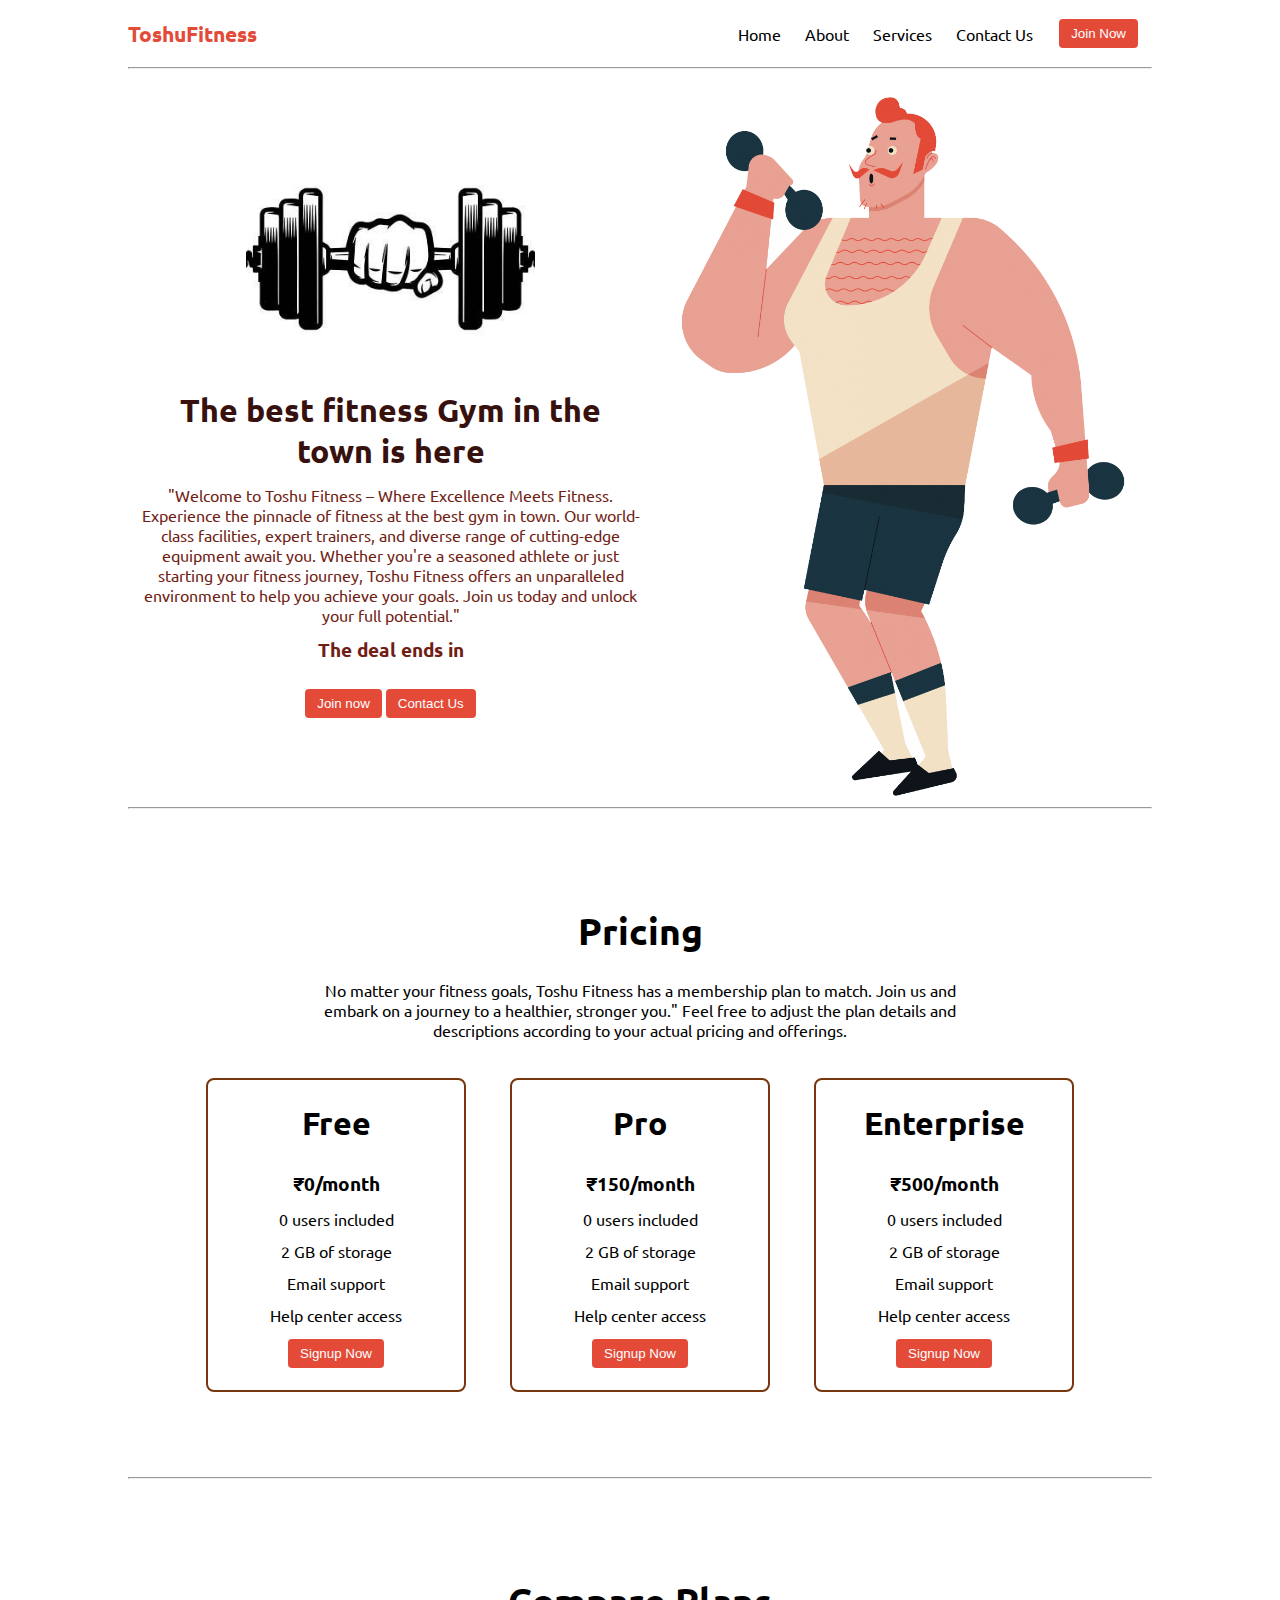
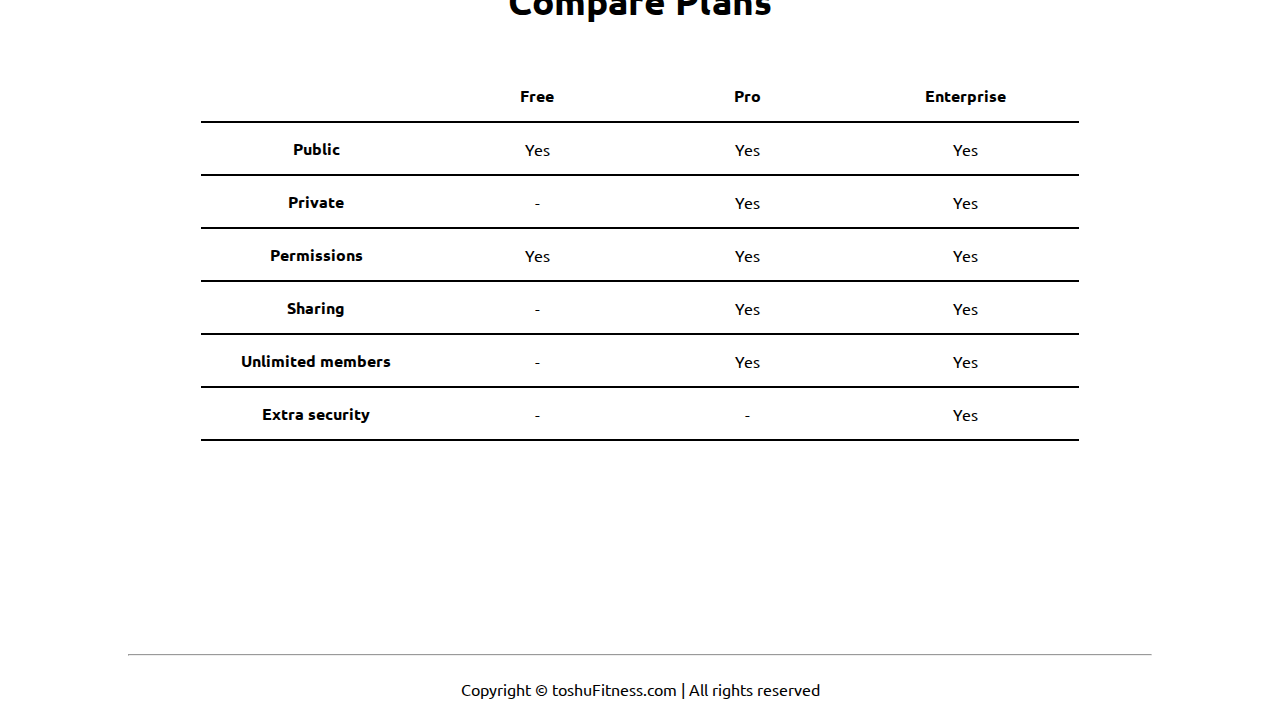
<file: landing/index.html>
<!DOCTYPE html>
<html lang="en">

<head>
    <meta charset="UTF-8">
    <meta http-equiv="X-UA-Compatible" content="IE=edge">
    <meta name="viewport" content="width=device-width, initial-scale=1.0">
    <title>toshuFitness - The best fitness gym in the town</title>
    <link rel="stylesheet" href="app.css">
    <script src="timer.js"></script>
    <link rel="stylesheet" href="utils.css">
</head>

<body class='overflow-x-hidden'>
    <div class="container mx-auto">
        <header>
            <nav class="flex justify-between">
                <div class="logo font-bold flex items-center text-blue">ToshuFitness</div>
                <ul class="navbar flex items-center">
                    <li>Home</li>
                    <li>About</li>
                    <li>Services</li>
                    <li>Contact Us</li>
                    <li><button class="btn">Join Now</button></li>
                </ul>
            </nav>
            <hr>
        </header>
        <main class="min-h-screen">
            <section class="section1">
                <div class="flex">
                    <div class="topleft flex flex-col justify-center px-2">
                        <div class=" text-center">
                            <img class="dumbellimg" src="dumbell.png" alt="">
                        </div>
                        <h1 class="my-1 text-center">The best fitness Gym in the town is here</h1>
                        <p class=" text-center">"Welcome to Toshu Fitness – Where Excellence Meets Fitness.
Experience the pinnacle of fitness at the best gym in town. Our world-class facilities, expert trainers, and diverse range of cutting-edge equipment await you. Whether you're a seasoned athlete or just starting your fitness journey, Toshu Fitness offers an unparalleled environment to help you achieve your goals. Join us today and unlock your full potential."</p>
                            <!-- Display the countdown timer in an element -->
                            <p class="deal text-center">The deal ends in <span id="demo"></span></p>
                            <div class="buttons">
                                <button class="btn">Join now</button>
                                <button class="btn">Contact Us</button>
                            </div>
                    </div>
                    <div class="topright flex justify-center">
                        <img class="gymimg" src="gym.png" alt="">
                    </div>
                </div>
            </section>
            <hr>
            <section class="section2">
                <h1 class="text-center my-2">Pricing</h1>
                <p class="my-2">No matter your fitness goals, Toshu Fitness has a membership plan to match. Join us and embark on a journey to a healthier, stronger you."
Feel free to adjust the plan details and descriptions according to your actual pricing and offerings.</p>
                <div class="boxes flex justify-center">
                    <div class="box">
                        <h2>Free</h2>
                        <ul>
                            <li class="highlighted">₹0/month</li>
                            <li>0 users included</li>
                            <li>2 GB of storage</li>
                            <li>Email support</li>
                            <li>Help center access</li>
                            <li><button class="btn">Signup Now</button></li>
                        </ul>
                    </div>
                    <div class="box">
                        <h2>Pro</h2>
                        <ul>
                            <li class="highlighted">₹150/month</li>
                            <li>0 users included</li>
                            <li>2 GB of storage</li>
                            <li>Email support</li>
                            <li>Help center access</li>
                            <li><button class="btn">Signup Now</button></li>
                        </ul>
                    </div>
                    <div class="box">
                        <h2>Enterprise</h2>
                        <ul>
                            <li class="highlighted">₹500/month</li>
                            <li>0 users included</li>
                            <li>2 GB of storage</li>
                            <li>Email support</li>
                            <li>Help center access</li>
                            <li><button class="btn">Signup Now</button></li>
                        </ul>
                    </div>

                </div>
            </section>
            <hr>
            <section class="section3">
                <h1 class="text-center my-2">Compare Plans</h1>
                <div class="container plantable">
                    <table class="table text-center">
                      <thead>
                        <tr>
                          <th></th><th>Free</th>
                          <th>Pro</th>
                          <th>Enterprise</th>
                        </tr>
                      </thead>
                      <tbody>
                        <tr>
                          <th scope="row" class="text-start">Public</th>
                          <td>Yes</svg></td>
                          <td>Yes</svg></td>
                          <td>Yes</svg></td>
                        </tr>
                        <tr>
                          <th scope="row" class="text-start">Private</th>
                          <td>-</td>
                          <td>Yes</svg></td>
                          <td>Yes</svg></td>
                        </tr>
                      </tbody>
              
                      <tbody>
                        <tr>
                          <th scope="row" class="text-start">Permissions</th>
                          <td>Yes</svg></td>
                          <td>Yes</svg></td>
                          <td>Yes</svg></td>
                        </tr>
                        <tr>
                          <th scope="row" class="text-start">Sharing</th>
                          <td>-</td>
                          <td>Yes</svg></td>
                          <td>Yes</svg></td>
                        </tr>
                        <tr>
                          <th scope="row" class="text-start">Unlimited members</th>
                          <td>-</td>
                          <td>Yes</svg></td>
                          <td>Yes</svg></td>
                        </tr>
                        <tr>
                          <th scope="row" class="text-start">Extra security</th>
                          <td>-</td>
                          <td>-</td>
                          <td>Yes</svg></td>
                        </tr>
                      </tbody>
                    </table>
            </section>
            <hr>
        </main>
        <footer>
            Copyright &copy; toshuFitness.com | All rights reserved
        </footer>

    </div>
</body>

</html>
</file>
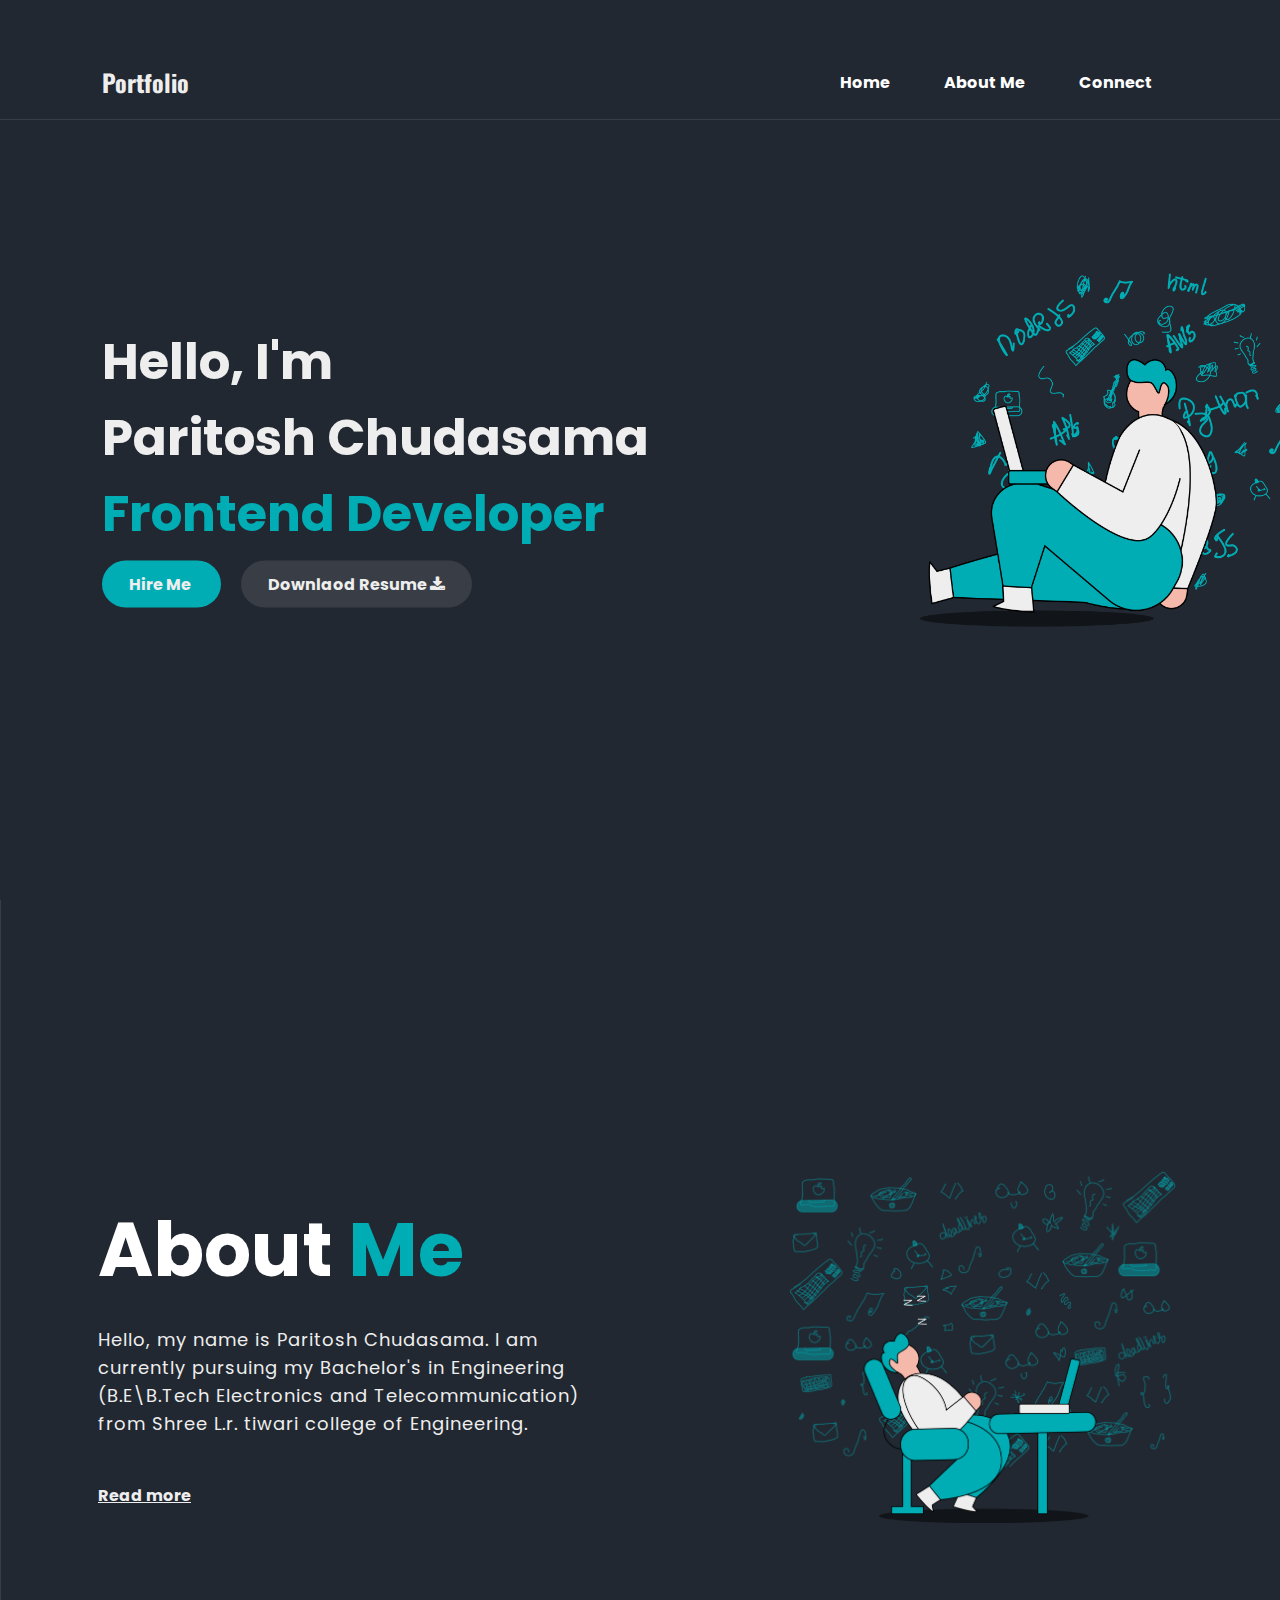
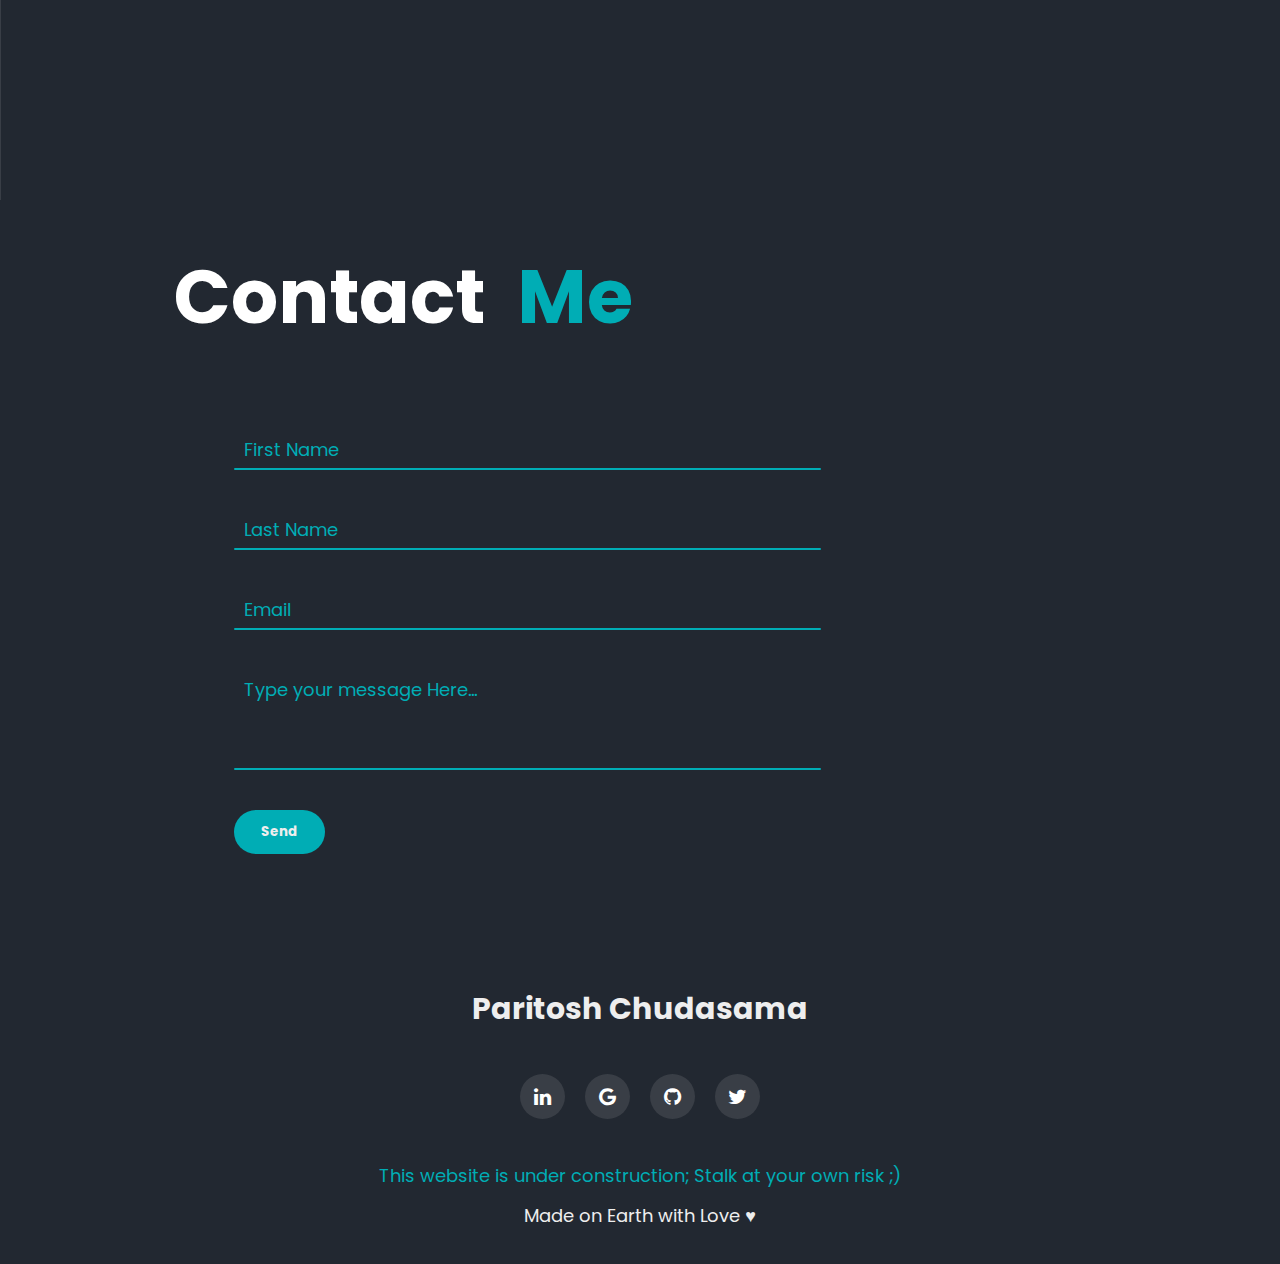
<file: portfolio/index.html>
<!DOCTYPE html>
<html lang="en">

<head>
  <meta charset="UTF-8" />
  <meta http-equiv="X-UA-Compatible" content="IE=edge" />
  <meta name="viewport" content="width=device-width, initial-scale=1.0" />
  <link rel="stylesheet" href="style.css" />
  <link rel="icon " href="a.png" />
  <link rel="stylesheet" href="https://cdnjs.cloudflare.com/ajax/libs/font-awesome/4.7.0/css/font-awesome.min.css">
  <title>Paritosh</title>
  <link rel="script" href="script.js">
</head>

<body>
  <!-- Hero section start -->
  <div class="hero" id="Hero">
    <nav>
      <h2 class="logo">Portfolio</h2>
      <ul>
        <li><a href="#Hero">Home</a></li>
        <li><a href="#About">About Me</a></li>
        <li><a href="#contacts">Connect</a></li>
      </ul>
    </nav>
    <div class="content">
      <h1>Hello, I'm<br>
        Paritosh Chudasama<br>
        <span>Frontend Developer </span>
      </h1>
      <a class="btn1" href="mailto:ankushbhataab@gmail.com" target="_blank">Hire Me
      </a>
      <a href="Paritosh_resume.pdf" class="btn" target="_blank" download>Downlaod Resume
        <i class="fa fa-download"></i></a>
      </nav>
    </div>
    <div class="image"><img src="Frame1.png" alt="Laptop using" /></div>
  </div>
  <!-- About Section -->
  <section id="About" class="about">
    <div class="main">
      <div class="about-text">
        <h2>About&nbsp;<span>Me</span></h2>
        <p>
          Hello, my name is Paritosh Chudasama. I am currently pursuing my Bachelor's in Engineering (B.E\B.Tech
          Electronics and Telecommunication) from Shree L.r. tiwari college of Engineering.
        </p>
        <p id="more" style="display:none;">
          I have a strong passion towards Web development and  I am always looking to expand my
          knowledge in these areas. I enjoy taking on new projects and challenges. Thanks for taking the time to read a
          little bit about me.
        </p> <a class="readmore" href="#About"
          onclick="document.getElementById('more').style.display='block'; this.style.display='none'">Read more</a>

      </div>
      <img src="Frame2.png" alt="My picture" />
    </div>
  </section>
 
  <!-- Contact me -->
  <section id="contacts">
    <div class="contact">
    <div class="heading">
        <h1>Contact &nbsp;<span>Me</span></h1>          
    </div>
          
<!--      <form action="https://formsubmit.co/el/vipora" target="_blank" method="POST">  -->
      <form>
    <div class="container">
  <div class="row100">
    <div class="col">
      <div class="inputBox">
        <input type="text" name="Name" required="required">
        <span class="text">First Name</span>
        <span class="line"></span>
      </div>
    </div>
    <div class="col">
      <div class="inputBox">
        <input type="text" name="" required="required">
        <span class="text">Last Name</span>
        <span class="line"></span>
      </div>
    </div>
  </div>
  <div class="row100">
    <div class="col">
      <div class="inputBox">
        <input type="text" name="Email" required="required">
        <span class="text">Email</span>
        <span class="line"></span>
      </div>
    </div>
   
  <div class="row100">
    <div class="col">
      <div class="inputBox textarea">
        <textarea required="required" name="Comment" ></textarea>
        <span class="text">Type your message Here...</span>
        <span class="line"></span>
      </div>
    </div>
  </div>
  
  <div class="row100">
    <div class="col">
      <input type="submit" value="Send" onclick="alert('There was an error while submitting the form');" id="submit-button">
    </div>
  </div>
</div>
</form>
</div>
</section>
  <!-- Footer Section -->
  <footer>
    <h2>Paritosh  <span>Chudasama</span></h2>
    <div class="social">
      <a href="linkedin.com/in/paritosh-chudasama-83519b245" target="_blank"><i class="fa fa-linkedin"></i></a>
      <a href="https://g.dev/Paritoshchudasama" target="_blank"><i class="fa fa-google"></i></a>

      <a href="https://github.com/paritosh18" target="_blank"><i class="fa fa-github"></i></a>
      <a href="https://twitter.com/Paritosh180303" target="_blank"><i class="fa fa-twitter"></i></a>
    </div>
    <p class="end">Made on Earth with Love <span>&hearts;</span></p>
    <p class="note"> This website is under construction; Stalk at your own risk ;)</p>
  </footer>
</body>

</html>
</file>
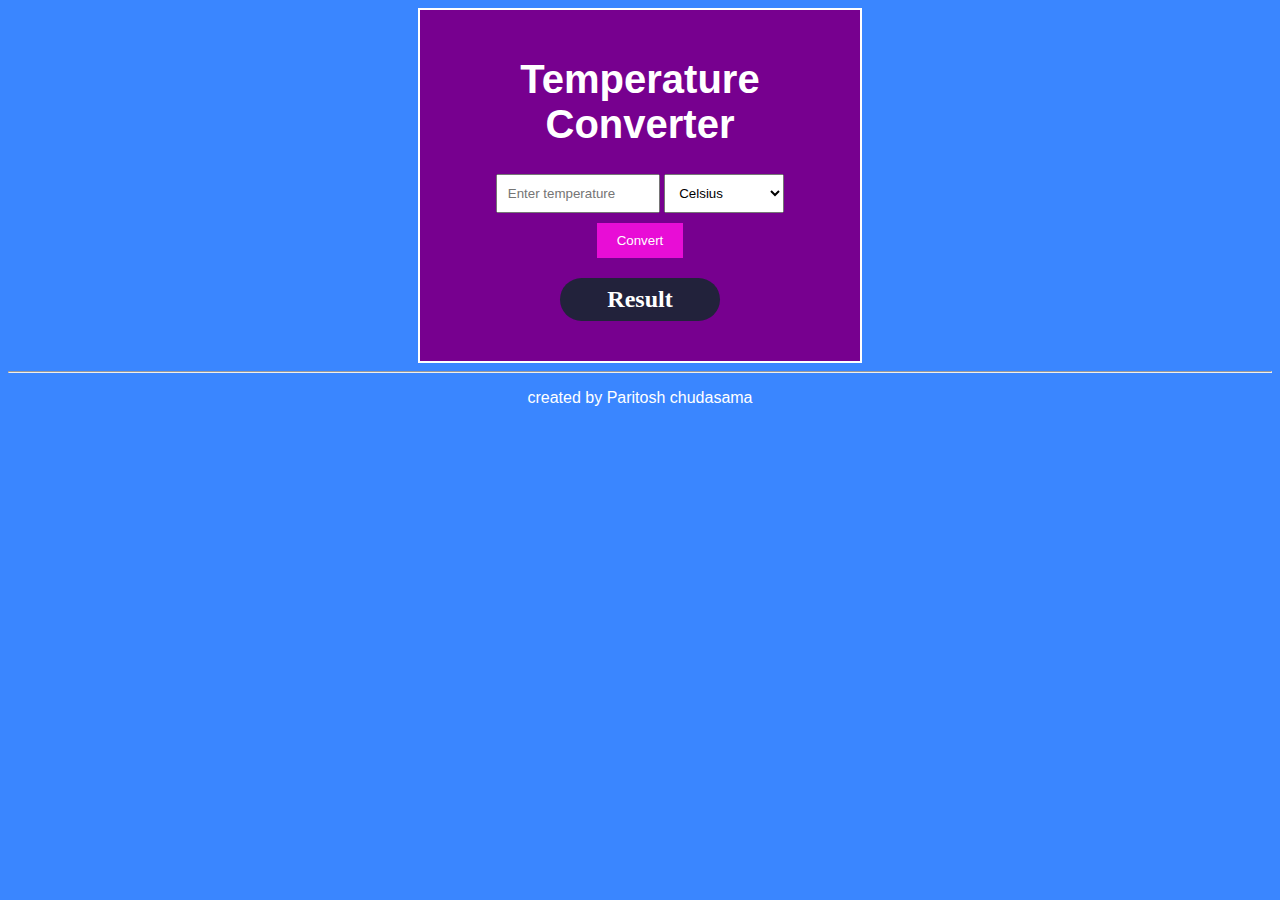
<file: temprature/index.html>
<!DOCTYPE html>
<html>
<head>
  <title>Temperature Converter</title>
  <link rel="stylesheet" type="text/css" href="style.css">
</head>

<body>
  <div class="container">
    <h1 class="main-h">Temperature Converter</h1>
    <div class="converter">
      <input type="number" id="inputTemperature" placeholder="Enter temperature">
      <select id="inputUnit">
        <option value="celsius">Celsius</option>
        <option value="fahrenheit">Fahrenheit</option>
        <option value="kelvin">Kelvin</option>
      </select>
      <br>
      <button onclick="convertTemperature()">Convert</button>
      <h2 class="result-h">Result <br></h2>
      <div id="result"></div>
    </div>
  </div>
  
  <hr>
  <p style="text-align: center;">created by Paritosh chudasama</p>
  
  <script src="script.js"></script>
</body>
</html>
</file>
<file: landing/app.css>
@import url('https://fonts.googleapis.com/css2?family=Ubuntu:wght@300&display=swap');

*{
    margin: 0;
    padding: 0;
}

.container{
    max-width: 80vw;
    font-family: 'Ubuntu', sans-serif;
}

.navbar{
    display: flex;
    height: 67px;
}
.navbar li{
    list-style: none;
    margin: 0 12px;
}

.topleft{
    width: 50%;
}

.topright{ 
    width: 50%;
}

.section1{
   max-height: 100vh; 
   color: #711e15;
}

.section1 h1{
    color: #37110d;
    font-size: 2rem;
}

.logo{
    font-size: 1.3rem;
}

.dumbellimg{
    width: 289px;
}

.topright .gymimg{
    width: 466px;
}

.section2{
    padding: 73px;
}

.section2 h1{
    font-size: 2.3rem;
}

.section2 p{
    padding: 0 8vw;
    text-align: center;
}

.box{
    padding: 8px 0;
    margin: 12px 22px;
    min-width: 20vw;
    border: 2px solid rgb(120, 54, 16);
    border-radius: 8px;
    text-align: center;
}

.box h2{
    font-size: 2rem;
    padding: 15px 0;
}

.highlighted{
    font-size: 1.2rem;
    font-weight: bolder;
}

.box ul{
    list-style-type: none;
}

.box ul li{
   margin: 12px 2px;
}

.plantable{
    display: flex;
    justify-content: center;
    align-items: center;
}

.section3 table{
    width: 100%;
    margin-bottom: 140px;
    margin-top: 20px;
    border-collapse: collapse;
}

.section3 table th{ 
    width: 23vw; 
    border-bottom: 2px solid black;
    padding: 15px 0;
} 

.section3 table td{   
    border-bottom: 2px solid black; 
} 
 

.section3 h1{
    font-size: 2.3rem;
}

.section3{
    padding: 73px;
}

footer{
    padding: 23px;
    text-align: center;
}
.buttons{
    display: flex;
    justify-content: center;
    align-items: center;
    margin: 12px;
}

.deal{
    font-size: 1.2rem;
    font-weight: bolder;
    margin: 12px 0;
}
</file>
<file: landing/utils.css>
.min-h-screen{
    min-height: 100vh;
}

.bg-red{
    background-color: red;
}

.mx-auto{
    margin-left: auto;
    margin-right: auto;
}

.flex{
    display: flex;
}

.items-center{
    align-items: center;
}

.justify-between{
    justify-content: space-between;
}

.justify-center{
    justify-content: center;
}

.flex-col{
    flex-direction: column;
}

.font-bold{
    font-weight: bolder;
}

.my-1{
    margin-top: 13px;
    margin-bottom: 13px;
}

.my-2{
    margin-top: 26px;
    margin-bottom: 26px;
}

.px-2{
    padding-left: 13px;
    padding-right: 13px;
}

.text-blue{
    color: rgb(227 74 56);;
}

.btn{
    padding:7px 12px;
    border: 2px solid white;
    border-radius: 6px;
    cursor: pointer;
    color: white;
    background-color: rgb(227 74 56);;
}

.overflow-x-hidden{
    overflow-x: hidden;
}

.text-center{
    text-align: center;
}
</file>
<file: portfolio/style.css>
@import url('https://fonts.googleapis.com/css2?family=Oswald:wght@700&display=swap');
@import url('https://fonts.googleapis.com/css2?family=Oswald:wght@700&family=Poppins:wght@200&display=swap');
*
{
    padding: 0;
    margin: 0;
    box-sizing: border-box;
    font-family: 'Poppins', sans-serif;

}
.hero
{
    height: 100vh;
    width: 100%;
    background-color: #222831;
    background-size: cover ;
    background-position: center;
    display: flex;
}
.logo
{
    color: #EEEEEE;
    font-size: 24px;
    font-family: 'Oswald', sans-serif;
    cursor:pointer;
}
.logo:hover
{
    color: #00ADB5;
    font-size: 24px;
    transition: 2s;
    font-family: 'Oswald', sans-serif;
}
nav{
     display: flex;
    align-items:center;
    font-family: 'Poppins', sans-serif;
    justify-content: space-between;
    padding-top: 45px;
    padding-left: 8%;
    padding-right: 8%;
    position: fixed;
    width: 100%;
    height: 120px;
    color: #EEEEEE;
    background-color: #222831;
    z-index: 1;
    border-bottom: 1px solid #393E46;
}
nav ul li{
    list-style-type: none;
    display: inline-block;
    padding:10px 25px;
}
nav ul li a{
    color: white;
    text-decoration: none;
    font-weight: bold;
    text-transform: capitalize;
}
nav ul li a:hover{
    color: #00ADB5;
    transition: .5s;
}
.content{
    position:absolute;
    top:50%;
    left:8%;
    transform: translateY(-50%);
}
.hero h1{
    color: #EEEEEE;
    margin:20px 0px 20px;
    font-size:50px;
}
.hero img{
    width:400px;
    margin-left: 920px;
    margin-top: 250px;
}
.hero span{
    color: #00ADB5;
}
.btn1{
    background-color: #00ADB5;
    color:#EEEEEE;
    text-decoration: none;
    border: 2px solid transparent;
    font-weight: bold;
    padding: 10px 25px;
    border-radius: 30px;
    margin-right: 20px;
    font-family: 'Poppins', sans-serif;

}
.btn1:hover{
    background-color: transparent;
    border: 2px solid #00ADB5;
    cursor: pointer;
}
.btn{
    background-color: #393E46;
    color:#EEEEEE;
    text-decoration: none;
    border: 2px solid transparent;
    font-weight: bold;
    padding: 10px 25px;
    border-radius: 30px;
    font-family: 'Poppins', sans-serif;
}
.btn:hover{
    background-color: transparent;
    border: 2px solid #393E46;
    color: #EEEEEE;
    cursor: pointer;
}
.about{
    display: flex;
     height: 100vh;
    width: 100%;
    background-color: #222831;
    background-size: cover ;
    background-position: center;
    border-left: 1px solid #393E46;
}
.about-text{
    width: 550px;
}
.main{
    width:1130px;
    max-width: 95%;
    margin: 0 auto;
    display: flex;
    align-items: center;
    justify-content: space-around;
}
.about-text h2{
    color: white;
    font-size: 75px;
    text-transform: capitalize;
    margin-bottom:20px;
    display: flex;
}

.about-text p{
    font-family: 'Oswald', sans-serif;
    font-family: 'Poppins', sans-serif;
    color:#EEEEEE;
    letter-spacing:1px;
    line-height: 28px;
    font-size: 18px;
    margin-bottom: 45px;
    margin-right: 52px;
    display: flex;
}
.readmore{
    font-family: 'Oswald', sans-serif;
    font-family: 'Poppins', sans-serif;
    font-weight: bold;
    text-decoration: none;
    color:#EEEEEE;
    text-decoration: underline;
}
.readmore:hover{
    color: #00ADB5;
    transition: 0.6s;
}
.about span{
    color: #00ADB5;
}
.about img{
    width:400px;
    margin-left: 90px;
    margin-bottom: 10px;
    display: flex;
}
#project {
    padding: 100px;
    height: 100vh;
    width: 100%;
    background-color: #222831;
    background-image: url('/image/Frame3.png');
    background-repeat: repeat;
    background-size: 400px;
    background-position: center;
    border-left: 1px solid #393e46;
  }
  
  .projects {
    display: flex;
    justify-content: center;
    align-items: center;
  }
  .project-text h2 {
    margin-left: 80px;
    color: white;
    font-size: 75px;
    text-transform: capitalize;
    margin-bottom: 20px;
    display: flex;
  }
  .project-text span {
    color: #00adb5;
  }
  .containers {
    display: flex;
    justify-content: center;
    flex-direction: column;
    align-items: center;
    border-radius: 10%;
    margin: 50px;
    width: 368px;
    height: 370px;
    background-color: #393e46;
    opacity: 0.7;
    transition: 0.5s;
  }
  .containers:hover {
    transition: 0.5s;
    border-radius: 10%;
    margin: 0 50px 0 50px;
    width: 378px;
    height: 380px;
    opacity: 1.4;
    background-color: #393e46;
  }
  .containers img{
    align-items: center;
    margin: 40px;
    width: 260px;
  }
  .skills::-webkit-scrollbar {
    display: none;
  }
  .skills {
    -ms-overflow-style: none;  /* IE and Edge */
    scrollbar-width: none;  /* Firefox */
  }
  .skills{
    display: flex;
    width:360px;
    overflow: scroll;
    padding: 20px;
  }
  .skills span{
    background-color: transparent;
    border: 2px solid #00ADB5;
    cursor: pointer;
    color:#EEEEEE;
    text-decoration: none;
    font-weight: bold;
    padding: 5px 15px;
    border-radius: 30px;
    margin-right: 20px;
    font-family: 'Poppins', sans-serif;
  }
  
#clubs{
    background-color: #222831;
    height:auto;
    margin-top:0px;
    position:relative;
    /* border-bottom:1px solid #393e46; */
}    
.club {
    background-color: #222831;
    width: 87%;
    height:auto;
    display:flex;
    align-items:center;
    color:white; 
}
.club h2 {
    margin-left: 180px;
    color: white;
    font-size: 75px;
    text-transform: capitalize;
    margin-bottom: 20px;
    display: flex;
}
.club span {
    color: #00adb5;
}
.club-images{
      width:100%;
      position:relative;
      height:auto;
      margin-bottom: 50px;
      padding-left: 80px;
}
.club-images img {
margin: 20% 5% 0%;      
}
    
.club img {
      transition: transform 0.2s;
}
    
.club img:hover {
      transform: scale(1.1);
}
.heading {
  display:flex;
  align-items: center;
  position:absolute;
  font-family: 'Poppins', sans-serif;
  top:40px;
  font-size: 25px;
}
/* Contact form */
    #contacts{
        background-color:#222831; 
        height:auto;
        margin-top:0px;
        position:relative;
        z-index:0;
        
        }
        .contact {
        width: 78%;
        height:auto;
        display:flex;
        align-items:center;
        margin-left:12%;
        color:white;
        margin-bottom:0%;
        position:relative;
        }
        
        .heading h1 {
            margin-left: 20px;
            color: white;
            font-size: 75px;
            text-transform: capitalize;
            margin-bottom: 20px;
            display: flex;
        }
        .heading h1 span {
            color: #00ADB5;
        }
        
        .about-desc 
        {
          margin-bottom:0px;
          color:white;
          font-size:25px;
          width: 100vh;
        }
        form{
           width:100%;
           margin-top:10%;
           display:flex; 
           
        }
        .container {
          width: 80%;
          padding: 0 20px;
          align-items: center; 
          display:block;
           margin-top:10%; 
        }
        .container .row100 {
          width: 100%;
          display: grid; 
        }
        .container .row100 .col {
          position: relative;
          width: 80%;
          padding: 0 10px;
          margin: 30px 50px 10px;
          transition: 0.5s; 
        }
        
        .container .row100 .inputBox {
          position: relative;
          width: 100%;
          height: 40px;
          color: #00ADB5;
        }
        .container .row100 .inputBox input,
        .container .row100 .inputBox.textarea textarea {
          position: absolute;
          width: 98%;
          height: 100%;
          background: transparent;
          box-shadow: none;
          border: none;
          outline: none;
          font-size: 18px;
          padding: 0 10px;
          z-index: 1;
          color: #393E46;
        }
        .container .row100 .inputBox .text {
          position: absolute;
          top: 0;
          left: 0;
          line-height: 40px;
          font-size: 18px;
          padding: 0 10px;
          display: block;
          transition: 0.5s;
          pointer-events: none;
        }
        .container .row100 .inputBox input:focus + .text,
        .container .row100 .inputBox input:valid + .text {
          top: -35px;
          left: -10px; 
        }
        
        .container .row100 .inputBox .line {
          position: absolute;
          bottom: 0;
          display: block;
          width: 100%;
          height: 2px;
          background: #00ADB5;
          transition: 0.5s;
          border-radius: 2px;
          pointer-events: none;
        }
        
        .container .row100 .inputBox input:focus ~ .line,
        .container .row100 .inputBox input:valid ~ .line {
          height: 100%;
        }
        .container .row100 .inputBox.textarea {
          position: relative;
          width: 100%;
          height: 100px;
          padding: 10px 0; 
        }
        .container .row100 .inputBox.textarea textarea {
          height: 100%;
          resize: none; 
        }
        
        .container .row100 .inputBox textarea:focus + .text,
        .container .row100 .inputBox textarea:valid + .text {
          top: -35px;
          left: -10px;
        }
        
        .container .row100 .inputBox textarea:focus ~ .line,
        .container .row100 .inputBox textarea:valid ~ .line {
          height: 100%;
        }
        
        input[type="submit"] {
            background-color: #00ADB5;
            color:#EEEEEE;
            text-decoration: none;
            border: 2px solid transparent;
            font-weight: bold;
            padding: 10px 25px;
            border-radius: 30px;
            /* margin-right: 20px; */
            font-family: 'Poppins', sans-serif;
            display: flex;
            flex-direction: center;
        }
        input[type="submit"]:hover{
            background-color: transparent;
            border: 2px solid #00ADB5;
            cursor: pointer;
        }
        

/* footer section */
footer{
    position: relative;
    width: 100%;
    height: 400px;
    background:#222831;
    display: flex;
    flex-direction:column;
    align-items: center;
    justify-content: center;
    }
    footer h2:nth-child(1){
    font-size: 30px;
    color: #EEEEEE;
    margin-bottom: 20px;
    font-weight: bold;
    }
    footer h2:nth-child(2){
    color: #EEEEEE;
    font-size: 17px;
    width: 500px;
    text-align: center;
    line-height: 26px;
    }
    .social{
        display: flex;
    }
    .social a{
        width: 45px;
        height: 45px;
        display: flex;
        align-items: center;
        justify-content: center;
        background:#393E46;
        border-radius: 50%;
        margin: 22px 10px;
        color: white;
        text-decoration: none;
        font-size:20px;
    }
    .social a:hover{
        transform: scale(1.3);
        color: #00ADB5;
        transition:.3s ;
    }
    .end{
        font-family: 'Oswald', sans-serif;
        font-family: 'Poppins', sans-serif;
        position: absolute;
        color: #EEEEEE; 
        bottom: 35px;
        font-size: 18px;  
    }
    
    .end:hover{
        color: #00ADB5; 
        transition: 2s;
        cursor:pointer;
    }
    
    .end span{
        color: #EEEEEE; 
    }
    
    .end span:hover{
        color: red; 
        transition: 2s;
        cursor:pointer;
    }
    .note{
        font-family: 'Oswald', sans-serif;
        font-family: 'Poppins', sans-serif;
        position: absolute;
        color: #00ADB5; 
        bottom: 75px;
        font-size: 18px;  
    }
</file>
<file: temprature/style.css>
body{
    background-color: #3a86ff;
    color: white;
    font-family:'Gill Sans', 'Gill Sans MT', Calibri, 'Trebuchet MS', sans-serif;
  }
  
  .container {
   
    border: 2px solid white;
    background-color: rgb(119, 0, 143);
    max-width: 400px;
    margin: 0 auto;
    padding: 20px;
    text-align: center;
  }
  
  .container .main-h{
    font-size: 40px;
  }
  
  .converter input {
    width: 35%;
    padding: 10px;
    margin-bottom: 10px;
  }
  
  .converter select {
    width: 30%;
    padding: 10px;
    margin-bottom: 10px;
  }
  
  .converter button {
    padding: 10px 20px;
    background-color: #e80dd6;
    color: white;
    border: none;
    cursor: pointer;
    transition: 1s;
    box-shadow:floralwhite;
  }
  
  .converter button:hover {
    transition :ease-in-out;
    background-color: #6d9322;
    transition: 0.10s;
  }
  
  .result-h{
    border-radius:7rem;
    padding: 0.5rem;
    margin-left: 120px;
    margin-right: 120px ;
    text-align: center;
    font-family: 'Times New Roman', Times, serif;
    font-weight: bold;
    background-color: #22223b;
  }
  
  #result {
    
    border-radius: 7rem;
    font-size: 40pxpx;
    margin-top: 20px;
    
  }
</file>
